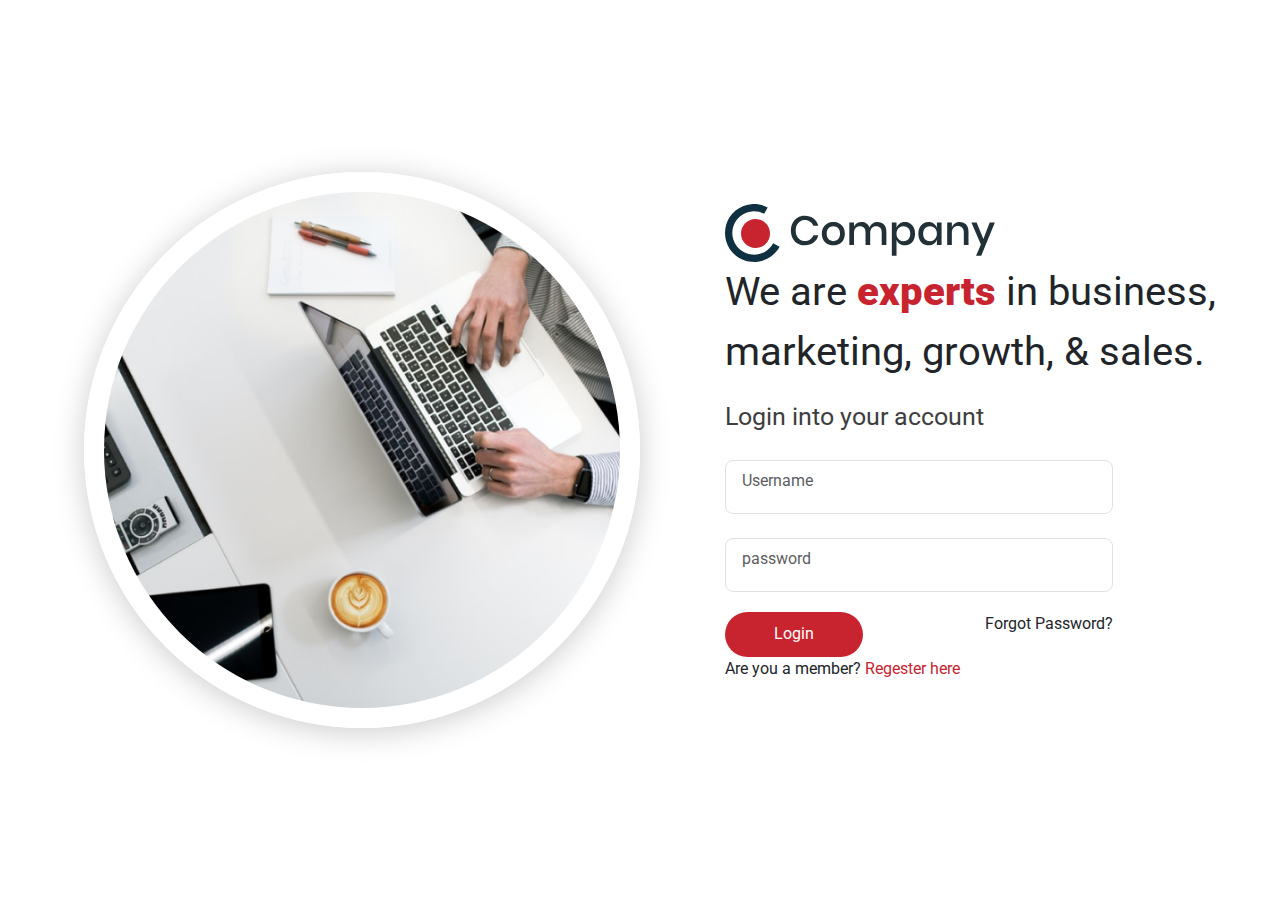
<file: HTML Training Assignment/index.html>
<!DOCTYPE html>

<head>
    <title>"Login page"</title>
    <link rel="stylesheet" href="css/bootstrap.min.css">
    <link rel="stylesheet" href="css\style.css">
</head>

<body>
    <div id="div1">
        <div id="div2">
            <img class="images" src="images\hero-image.png" alt="hero-image">
        </div>
        <div class="content">
            <div class="company-logo">
                <img src="images\logo.svg" alt="logo">
            </div>
            <div class="company-slogan">
                We are <span class="highlight">experts</span> in business, marketing, growth, & sales.
            </div>
            <div class="content-title">
                <h3 style="font-size: 25px; color: #3E3E3E;">Login into your account</h3>
            </div>
            <form action="" class="login-form">
                <div class="input">
                    <input type="email" class="form-control form-control-lg" id="exampleFormControlInput1"
                        placeholder="Username"><br>
                    <input type="password" class="form-control form-control-lg" id="exampleFormControlInput1"
                        placeholder="password">
                </div>
                <div class="login">
                    <div>
                        <button class="btn">Login</button>
                    </div>
                    <div>
                        <p>Forgot Password?</p>
                    </div>
                </div>
            </form>
            <div>
                <div class="reg">
                    <p>Are you a member?<span class="hilght"> Regester here</span></p>
                </div>
            </div>
        </div>
    </div>
</body>
</html>
</file>
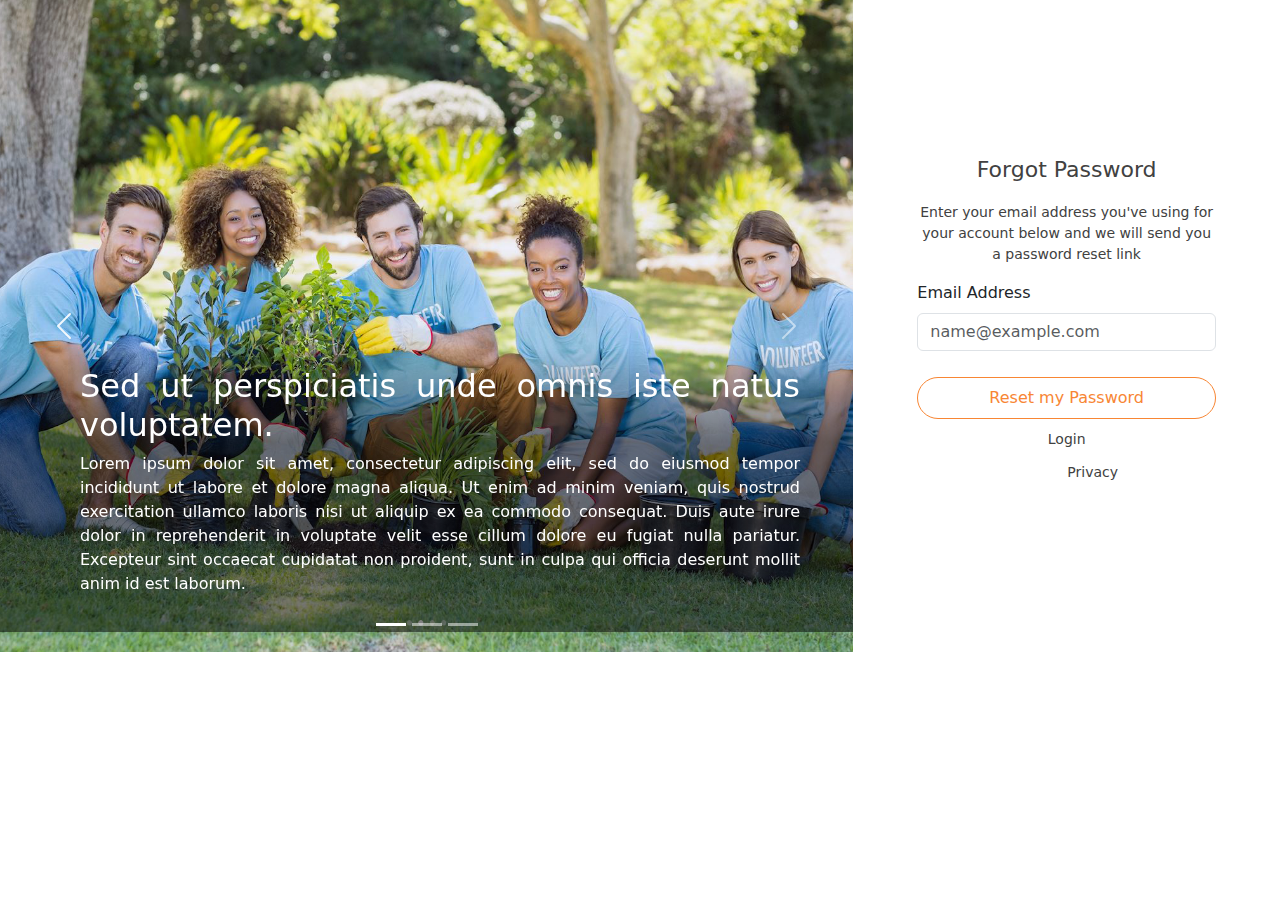
<file: Community Development and Investment Program/forgotpassword.html>
<!DOCTYPE html>
<html lang="en">

<head>
    <meta charset="UTF-8">
    <meta http-equiv="X-UA-Compatible" content="IE=edge">
    <meta name="viewport" content="width=device-width, initial-scale=1.0">
    <title>Forgot Password</title>
    <link rel="stylesheet" href="css/bootstrap.min.css">
    <link rel="stylesheet" href="css/style.css">
</head>

<body>
    <div class="container-fluid">
        <div class="row">
            <div class="col-12 col-lg-7 col-xl-8 g-0 side-image-container">
                <!-- <img class="login-image" src="./images/Grow-Trees-On-the-path-to-environment-sustainability-login.png" alt="">
                <div class="side-image-content">
                    <div class="title h2">Sed ut perspiciatis unde omnis iste natus voluptatem.</div>
                    <div class="description">Lorem ipsum dolor sit amet, consectetur adipiscing elit, sed do eiusmod tempor incididunt ut labore et dolore magna aliqua. Ut enim ad minim veniam, quis nostrud exercitation ullamco laboris nisi ut aliquip ex ea commodo consequat. Duis aute irure dolor in reprehenderit in voluptate velit esse cillum dolore eu fugiat nulla pariatur. Excepteur sint occaecat cupidatat non proident, sunt in culpa qui officia deserunt mollit anim id est laborum.</div>
                </div> -->
                <div id="carouselExampleCaptions" class="carousel slide">
                    <div class="carousel-indicators">
                        <button type="button" data-bs-target="#carouselExampleCaptions" data-bs-slide-to="0"
                            class="active" aria-current="true" aria-label="Slide 1"></button>
                        <button type="button" data-bs-target="#carouselExampleCaptions" data-bs-slide-to="1"
                            aria-label="Slide 2"></button>
                        <button type="button" data-bs-target="#carouselExampleCaptions" data-bs-slide-to="2"
                            aria-label="Slide 3"></button>
                    </div>
                    <div class="carousel-inner">
                        <div class="carousel-item active">
                            <img class="side-image" src="./images/Grow-Trees-On-the-path-to-environment-sustainability-login.png" class="d-block w-100" alt="...">
                            <div class="carousel-caption d-none d-md-block side-image-content">
                                <div style="width: 800px;">
                                    <h2 class="side-image-text-heading">Sed ut perspiciatis unde omnis iste natus
                                        voluptatem.</h2>
                                </div>
                                    <div style="width: 800px;">
                                        <p class="side-image-text-content">Lorem ipsum dolor sit amet, consectetur adipiscing
                                            elit, sed do eiusmod tempor incididunt ut labore et dolore magna aliqua. Ut enim ad
                                            minim veniam, quis nostrud exercitation ullamco laboris nisi ut aliquip ex ea
                                            commodo consequat. Duis aute irure dolor in reprehenderit in voluptate velit esse
                                            cillum dolore eu fugiat nulla pariatur. Excepteur sint occaecat cupidatat non
                                            proident, sunt in culpa qui officia deserunt mollit anim id est laborum.</p>
                                    </div>
                            </div>
                        </div>
                        <div class="carousel-item">
                            <img class="side-image" src="./images/Grow-Trees-On-the-path-to-environment-sustainability-login.png"
                                class="d-block w-100" alt="...">
                            <div class="carousel-caption d-none d-md-block side-image-content">
                                <div style="width: 800px;">
                                    <h2 class="side-image-text-heading">Sed ut perspiciatis unde omnis iste natus
                                        voluptatem.</h2>
                                </div>
                                    <div style="width: 800px;">
                                        <p class="side-image-text-content">Lorem ipsum dolor sit amet, consectetur adipiscing
                                            elit, sed do eiusmod tempor incididunt ut labore et dolore magna aliqua. Ut enim ad
                                            minim veniam, quis nostrud exercitation ullamco laboris nisi ut aliquip ex ea
                                            commodo consequat. Duis aute irure dolor in reprehenderit in voluptate velit esse
                                            cillum dolore eu fugiat nulla pariatur. Excepteur sint occaecat cupidatat non
                                            proident, sunt in culpa qui officia deserunt mollit anim id est laborum.</p>
                                    </div>
                            </div>
                        </div>
                        <div class="carousel-item">
                            <img class="side-image" src="./images/Grow-Trees-On-the-path-to-environment-sustainability-login.png"
                                class="d-block w-100" alt="...">
                            <div class="carousel-caption d-none d-md-block side-image-content">
                                <div style="width: 800px;">
                                    <h2 class="side-image-text-heading">Sed ut perspiciatis unde omnis iste natus
                                        voluptatem.</h2>
                                </div>
                                    <div style="width: 800px;">
                                        <p class="side-image-text-content">Lorem ipsum dolor sit amet, consectetur adipiscing
                                            elit, sed do eiusmod tempor incididunt ut labore et dolore magna aliqua. Ut enim ad
                                            minim veniam, quis nostrud exercitation ullamco laboris nisi ut aliquip ex ea
                                            commodo consequat. Duis aute irure dolor in reprehenderit in voluptate velit esse
                                            cillum dolore eu fugiat nulla pariatur. Excepteur sint occaecat cupidatat non
                                            proident, sunt in culpa qui officia deserunt mollit anim id est laborum.</p>
                                    </div>
                            </div>
                        </div>
                    </div>
                    <button class="carousel-control-prev" type="button" data-bs-target="#carouselExampleCaptions"
                        data-bs-slide="prev">
                        <span class="carousel-control-prev-icon" aria-hidden="true"></span>
                        <span class="visually-hidden">Previous</span>
                    </button>
                    <button class="carousel-control-next" type="button" data-bs-target="#carouselExampleCaptions"
                        data-bs-slide="next">
                        <span class="carousel-control-next-icon" aria-hidden="true"></span>
                        <span class="visually-hidden">Next</span>
                    </button>
                </div>
            </div>
            <div class="col-12 col-lg-5 col-xl-4 login-form-container">
                <form action="" class="form-container">
                    <div class="mb-3">
                        <p class="title-forgot-pswd">Forgot Password</p>
                        <p class="des-forgot-pswd">Enter your email address you've using for your account below and we will send you a password reset link</p>
                    <div class="mb-3">
                        <label for="exampleFormControlInput1" class="form-label">Email Address</label>
                        <input type="email" class="form-control" id="exampleFormControlInput1" placeholder="name@example.com">
                      </div>
                      <button type="submit" class="auth-form-btn">Reset my Password</button>
                      <div class="ref-link">
                        <a class="lost-forgot-pswd" href="#">Login</a>
                      </div>
                      <div class="privacy">
                        <a class="privacy-link" href="">Privacy</a>
                    </div>
                </form>
            </div>
        </div>
    </div>

    <script src="https://cdn.jsdelivr.net/npm/bootstrap@5.3.0-alpha1/dist/js/bootstrap.bundle.min.js" integrity="sha384-w76AqPfDkMBDXo30jS1Sgez6pr3x5MlQ1ZAGC+nuZB+EYdgRZgiwxhTBTkF7CXvN" crossorigin="anonymous"></script>
</body>

</html>
</file>
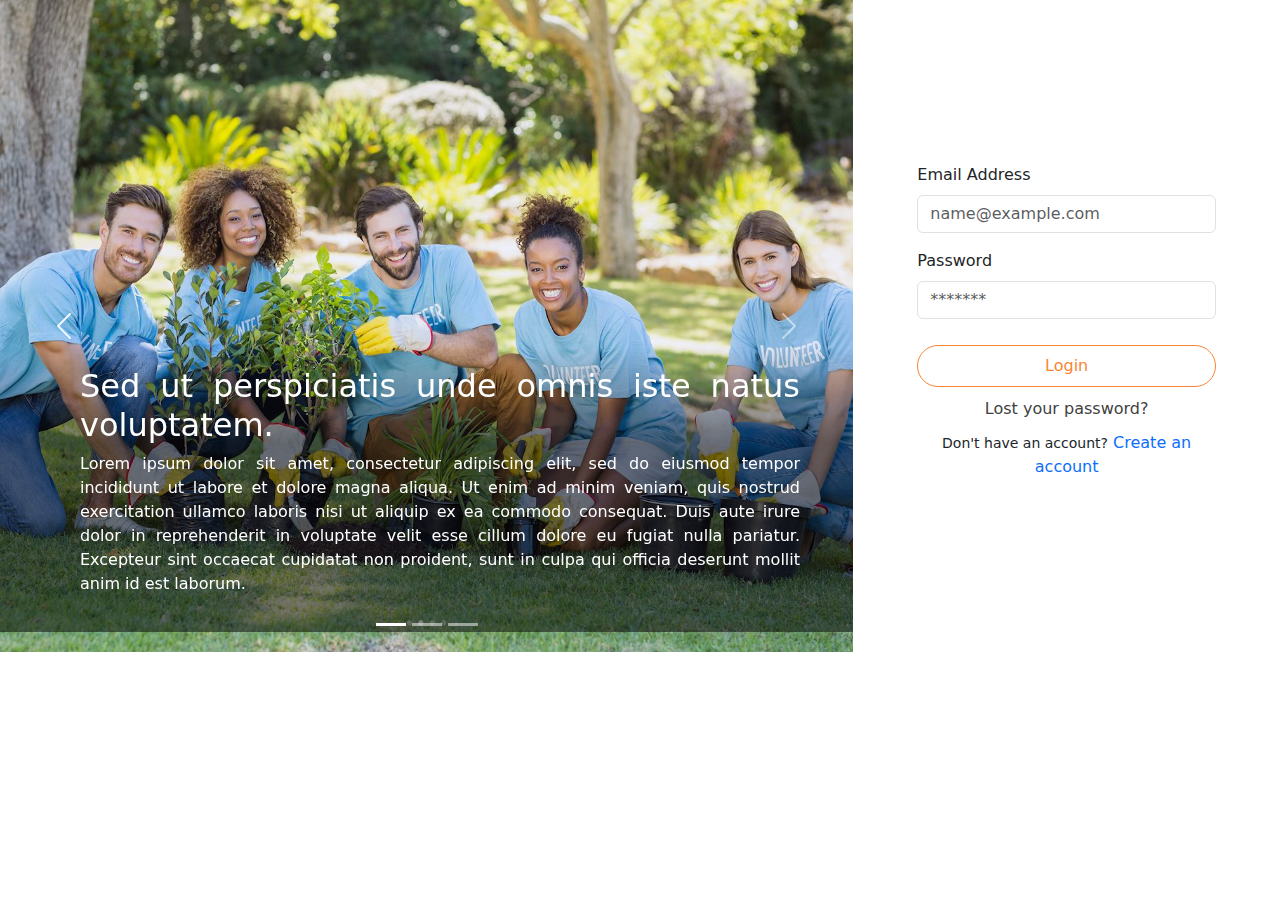
<file: Community Development and Investment Program/login.html>
<!DOCTYPE html>
<html lang="en">

<head>
    <meta charset="UTF-8">
    <meta http-equiv="X-UA-Compatible" content="IE=edge">
    <meta name="viewport" content="width=device-width, initial-scale=1.0">
    <title>Login page</title>
    <link rel="stylesheet" href="css/bootstrap.min.css">
    <link rel="stylesheet" href="css/style.css">
</head>

<body>
    <div class="container-fluid">
        <div class="row">
            <div class="col-12 col-lg-7 col-xl-8 g-0 side-image-container">
                <!--                 
                <img class="login-image" src="./images/Grow-Trees-On-the-path-to-environment-sustainability-login.png" alt="">
                <div class="side-image-content">
                    <div class="title h2">Sed ut perspiciatis unde omnis iste natus voluptatem.</div>
                    <div class="description">Lorem ipsum dolor sit amet, consectetur adipiscing elit, sed do eiusmod tempor incididunt ut labore et dolore magna aliqua. Ut enim ad minim veniam, quis nostrud exercitation ullamco laboris nisi ut aliquip ex ea commodo consequat. Duis aute irure dolor in reprehenderit in voluptate velit esse cillum dolore eu fugiat nulla pariatur. Excepteur sint occaecat cupidatat non proident, sunt in culpa qui officia deserunt mollit anim id est laborum.</div>
                </div> -->
                <div id="carouselExampleCaptions" class="carousel slide">
                    <div class="carousel-indicators">
                        <button type="button" data-bs-target="#carouselExampleCaptions" data-bs-slide-to="0"
                            class="active" aria-current="true" aria-label="Slide 1"></button>
                        <button type="button" data-bs-target="#carouselExampleCaptions" data-bs-slide-to="1"
                            aria-label="Slide 2"></button>
                        <button type="button" data-bs-target="#carouselExampleCaptions" data-bs-slide-to="2"
                            aria-label="Slide 3"></button>
                    </div>
                    <div class="carousel-inner">
                        <div class="carousel-item active">
                            <img class="side-image" src="./images/Grow-Trees-On-the-path-to-environment-sustainability-login.png" class="d-block w-100" alt="...">
                            <div class="carousel-caption d-none d-md-block side-image-content">
                                <div style="width: 800px;">
                                    <h2 class="side-image-text-heading">Sed ut perspiciatis unde omnis iste natus
                                        voluptatem.</h2>
                                </div>
                                    <div style="width: 800px;">
                                        <p class="side-image-text-content">Lorem ipsum dolor sit amet, consectetur adipiscing
                                            elit, sed do eiusmod tempor incididunt ut labore et dolore magna aliqua. Ut enim ad
                                            minim veniam, quis nostrud exercitation ullamco laboris nisi ut aliquip ex ea
                                            commodo consequat. Duis aute irure dolor in reprehenderit in voluptate velit esse
                                            cillum dolore eu fugiat nulla pariatur. Excepteur sint occaecat cupidatat non
                                            proident, sunt in culpa qui officia deserunt mollit anim id est laborum.</p>
                                    </div>
                                <!-- <p class="side-image-text-content">Lorem ipsum dolor sit amet, consectetur adipiscing
                                    elit, sed do eiusmod tempor incididunt ut labore et dolore magna aliqua.</p> -->
                            </div>
                        </div>
                        <div class="carousel-item">
                            <img class="side-image" src="./images/Grow-Trees-On-the-path-to-environment-sustainability-login.png"
                                class="d-block w-100" alt="...">
                            <div class="carousel-caption d-none d-md-block side-image-content">
                                <div style="width: 800px;">
                                    <h2 class="side-image-text-heading">Sed ut perspiciatis unde omnis iste natus
                                        voluptatem.</h2>
                                </div>
                                    <div style="width: 800px;">
                                        <p class="side-image-text-content">Lorem ipsum dolor sit amet, consectetur adipiscing
                                            elit, sed do eiusmod tempor incididunt ut labore et dolore magna aliqua. Ut enim ad
                                            minim veniam, quis nostrud exercitation ullamco laboris nisi ut aliquip ex ea
                                            commodo consequat. Duis aute irure dolor in reprehenderit in voluptate velit esse
                                            cillum dolore eu fugiat nulla pariatur. Excepteur sint occaecat cupidatat non
                                            proident, sunt in culpa qui officia deserunt mollit anim id est laborum.</p>
                                    </div>
                            </div>
                        </div>
                        <div class="carousel-item">
                            <img class="side-image" src="./images/Grow-Trees-On-the-path-to-environment-sustainability-login.png"
                                class="d-block w-100" alt="...">
                            <div class="carousel-caption d-none d-md-block side-image-content">
                                <div style="width: 800px;">
                                    <h2 class="side-image-text-heading">Sed ut perspiciatis unde omnis iste natus
                                        voluptatem.</h2>
                                </div>
                                    <div style="width: 800px;">
                                        <p class="side-image-text-content">Lorem ipsum dolor sit amet, consectetur adipiscing
                                            elit, sed do eiusmod tempor incididunt ut labore et dolore magna aliqua. Ut enim ad
                                            minim veniam, quis nostrud exercitation ullamco laboris nisi ut aliquip ex ea
                                            commodo consequat. Duis aute irure dolor in reprehenderit in voluptate velit esse
                                            cillum dolore eu fugiat nulla pariatur. Excepteur sint occaecat cupidatat non
                                            proident, sunt in culpa qui officia deserunt mollit anim id est laborum.</p>
                                    </div>
                            </div>
                        </div>
                    </div>
                    <button class="carousel-control-prev" type="button" data-bs-target="#carouselExampleCaptions"
                        data-bs-slide="prev">
                        <span class="carousel-control-prev-icon" aria-hidden="true"></span>
                        <span class="visually-hidden">Previous</span>
                    </button>
                    <button class="carousel-control-next" type="button" data-bs-target="#carouselExampleCaptions"
                        data-bs-slide="next">
                        <span class="carousel-control-next-icon" aria-hidden="true"></span>
                        <span class="visually-hidden">Next</span>
                    </button>
                </div>
            </div>
            <div class="col-12 col-lg-5 col-xl-4 login-form-container">
                <form action="" class="form-container">
                    <div class="mb-3">
                        <label for="exampleFormControlInput1" class="form-label">Email Address</label>
                        <input type="email" class="form-control" id="exampleFormControlInput1"
                            placeholder="name@example.com">
                    </div>
                    <div class="mb-3">
                        <label for="exampleFormControlInput1" class="form-label">Password</label>
                        <input type="password" class="form-control" id="exampleFormControlInput1" placeholder="*******">
                    </div>
                    <button type="submit" class="auth-form-btn">Login</button>
                    <div class="ref-link">
                        <a class="lost-pswd" href="#">Lost your password?</a>
                    </div>
                    <div class="ref-link">
                        Don't have an account?<a href="#"> Create an account</a>
                    </div>
                </form>
            </div>
        </div>
    </div>

    <script src="https://cdn.jsdelivr.net/npm/bootstrap@5.3.0-alpha1/dist/js/bootstrap.bundle.min.js"
        integrity="sha384-w76AqPfDkMBDXo30jS1Sgez6pr3x5MlQ1ZAGC+nuZB+EYdgRZgiwxhTBTkF7CXvN"
        crossorigin="anonymous"></script>
</body>

</html>
</file>
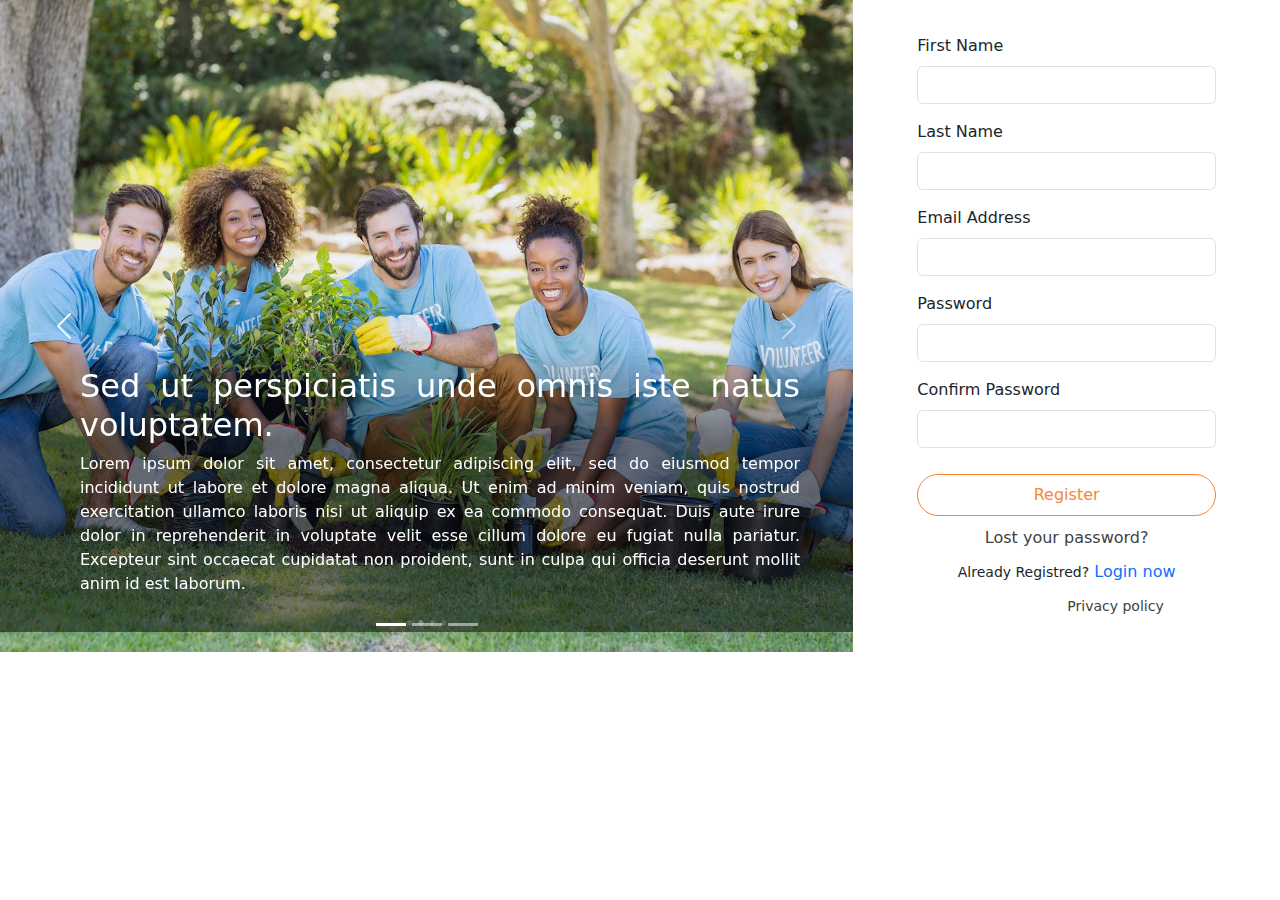
<file: Community Development and Investment Program/Registration.html>
<!DOCTYPE html>
<html lang="en">

<head>
    <meta charset="UTF-8">
    <meta http-equiv="X-UA-Compatible" content="IE=edge">
    <meta name="viewport" content="width=device-width, initial-scale=1.0">
    <title>Registtration</title>
    <link rel="stylesheet" href="css/bootstrap.min.css">
    <link rel="stylesheet" href="css/style.css">
</head>

<body>
    <div class="container-fluid">
        <div class="row">
            <div class="col-12 col-lg-7 col-xl-8 g-0 side-image-container">
                <!-- <img class="login-image" src="./images/Grow-Trees-On-the-path-to-environment-sustainability-login.png" alt="">
                <div class="side-image-content">
                    <div class="title h2">Sed ut perspiciatis unde omnis iste natus voluptatem.</div>
                    <div class="description">Lorem ipsum dolor sit amet, consectetur adipiscing elit, sed do eiusmod tempor incididunt ut labore et dolore magna aliqua. Ut enim ad minim veniam, quis nostrud exercitation ullamco laboris nisi ut aliquip ex ea commodo consequat. Duis aute irure dolor in reprehenderit in voluptate velit esse cillum dolore eu fugiat nulla pariatur. Excepteur sint occaecat cupidatat non proident, sunt in culpa qui officia deserunt mollit anim id est laborum.</div>
                </div> -->

                <div id="carouselExampleCaptions" class="carousel slide">
                  <div class="carousel-indicators">
                      <button type="button" data-bs-target="#carouselExampleCaptions" data-bs-slide-to="0"
                          class="active" aria-current="true" aria-label="Slide 1"></button>
                      <button type="button" data-bs-target="#carouselExampleCaptions" data-bs-slide-to="1"
                          aria-label="Slide 2"></button>
                      <button type="button" data-bs-target="#carouselExampleCaptions" data-bs-slide-to="2"
                          aria-label="Slide 3"></button>
                  </div>
                  <div class="carousel-inner">
                      <div class="carousel-item active">
                          <img class="side-image" src="./images/Grow-Trees-On-the-path-to-environment-sustainability-login.png" class="d-block w-100" alt="...">
                          <div class="carousel-caption d-none d-md-block side-image-content">
                            <div style="width: 800px;">
                              <h2 class="side-image-text-heading">Sed ut perspiciatis unde omnis iste natus
                                  voluptatem.</h2>
                          </div>
                              <div style="width: 800px;">
                                  <p class="side-image-text-content">Lorem ipsum dolor sit amet, consectetur adipiscing
                                      elit, sed do eiusmod tempor incididunt ut labore et dolore magna aliqua. Ut enim ad
                                      minim veniam, quis nostrud exercitation ullamco laboris nisi ut aliquip ex ea
                                      commodo consequat. Duis aute irure dolor in reprehenderit in voluptate velit esse
                                      cillum dolore eu fugiat nulla pariatur. Excepteur sint occaecat cupidatat non
                                      proident, sunt in culpa qui officia deserunt mollit anim id est laborum.</p>
                              </div>
                          </div>
                      </div>
                      <div class="carousel-item">
                          <img class="side-image" src="./images/Grow-Trees-On-the-path-to-environment-sustainability-login.png"
                              class="d-block w-100" alt="...">
                          <div class="carousel-caption d-none d-md-block side-image-content">
                            <div style="width: 800px;">
                              <h2 class="side-image-text-heading">Sed ut perspiciatis unde omnis iste natus
                                  voluptatem.</h2>
                          </div>
                              <div style="width: 800px;">
                                  <p class="side-image-text-content">Lorem ipsum dolor sit amet, consectetur adipiscing
                                      elit, sed do eiusmod tempor incididunt ut labore et dolore magna aliqua. Ut enim ad
                                      minim veniam, quis nostrud exercitation ullamco laboris nisi ut aliquip ex ea
                                      commodo consequat. Duis aute irure dolor in reprehenderit in voluptate velit esse
                                      cillum dolore eu fugiat nulla pariatur. Excepteur sint occaecat cupidatat non
                                      proident, sunt in culpa qui officia deserunt mollit anim id est laborum.</p>
                              </div>
                          </div>
                      </div>
                      <div class="carousel-item">
                          <img class="side-image" src="./images/Grow-Trees-On-the-path-to-environment-sustainability-login.png"
                              class="d-block w-100" alt="...">
                          <div class="carousel-caption d-none d-md-block side-image-content">
                            <div style="width: 800px;">
                              <h2 class="side-image-text-heading">Sed ut perspiciatis unde omnis iste natus
                                  voluptatem.</h2>
                          </div>
                              <div style="width: 800px;">
                                  <p class="side-image-text-content">Lorem ipsum dolor sit amet, consectetur adipiscing
                                      elit, sed do eiusmod tempor incididunt ut labore et dolore magna aliqua. Ut enim ad
                                      minim veniam, quis nostrud exercitation ullamco laboris nisi ut aliquip ex ea
                                      commodo consequat. Duis aute irure dolor in reprehenderit in voluptate velit esse
                                      cillum dolore eu fugiat nulla pariatur. Excepteur sint occaecat cupidatat non
                                      proident, sunt in culpa qui officia deserunt mollit anim id est laborum.</p>
                              </div>
                          </div>
                      </div>
                  </div>
                  <button class="carousel-control-prev" type="button" data-bs-target="#carouselExampleCaptions"
                      data-bs-slide="prev">
                      <span class="carousel-control-prev-icon" aria-hidden="true"></span>
                      <span class="visually-hidden">Previous</span>
                  </button>
                  <button class="carousel-control-next" type="button" data-bs-target="#carouselExampleCaptions"
                      data-bs-slide="next">
                      <span class="carousel-control-next-icon" aria-hidden="true"></span>
                      <span class="visually-hidden">Next</span>
                  </button>
              </div>
            </div>
            <div class="col-12 col-lg-5 col-xl-4 login-form-container">
                <form action="" class="form-container">
                    <div class="mb-3">
                        <label for="exampleFormControlInput1" class="form-label">First Name</label>
                        <input type="text" class="form-control" id="exampleFormControlInput1" placeholder="">
                      </div>
                      <div class="mb-3">
                        <label for="exampleFormControlInput1" class="form-label">Last Name</label>
                        <input type="text" class="form-control" id="exampleFormControlInput1" placeholder="">
                      </div>
                    <div class="mb-3">
                        <label for="exampleFormControlInput1" class="form-label">Email Address</label>
                        <input type="email" class="form-control" id="exampleFormControlInput1" placeholder="">
                      </div>
                    <div class="mb-3">
                        <label for="exampleFormControlInput1" class="form-label">Password</label>
                        <input type="password" class="form-control" id="exampleFormControlInput1" placeholder="">
                      </div>
                    <div class="mb-3">
                        <label for="exampleFormControlInput1" class="form-label">Confirm Password</label>
                        <input type="password" class="form-control" id="exampleFormControlInput1" placeholder="">
                      </div>
                      <button type="submit" class="auth-form-btn">Register</button>
                      <div class="ref-link">
                        <a class="lost-pswd" href="#">Lost your password?</a>
                      </div>
                      <div class="ref-link">
                        Already Registred?<a href="#"> Login now</a>
                      </div>
                      <div>
                        <a class="privacy-link" href="">Privacy policy</a>
                    </div>
                </form>
            </div>
        </div>
    </div>

    <script src="https://cdn.jsdelivr.net/npm/bootstrap@5.3.0-alpha1/dist/js/bootstrap.bundle.min.js" integrity="sha384-w76AqPfDkMBDXo30jS1Sgez6pr3x5MlQ1ZAGC+nuZB+EYdgRZgiwxhTBTkF7CXvN" crossorigin="anonymous"></script>
</body>

</html>
</file>
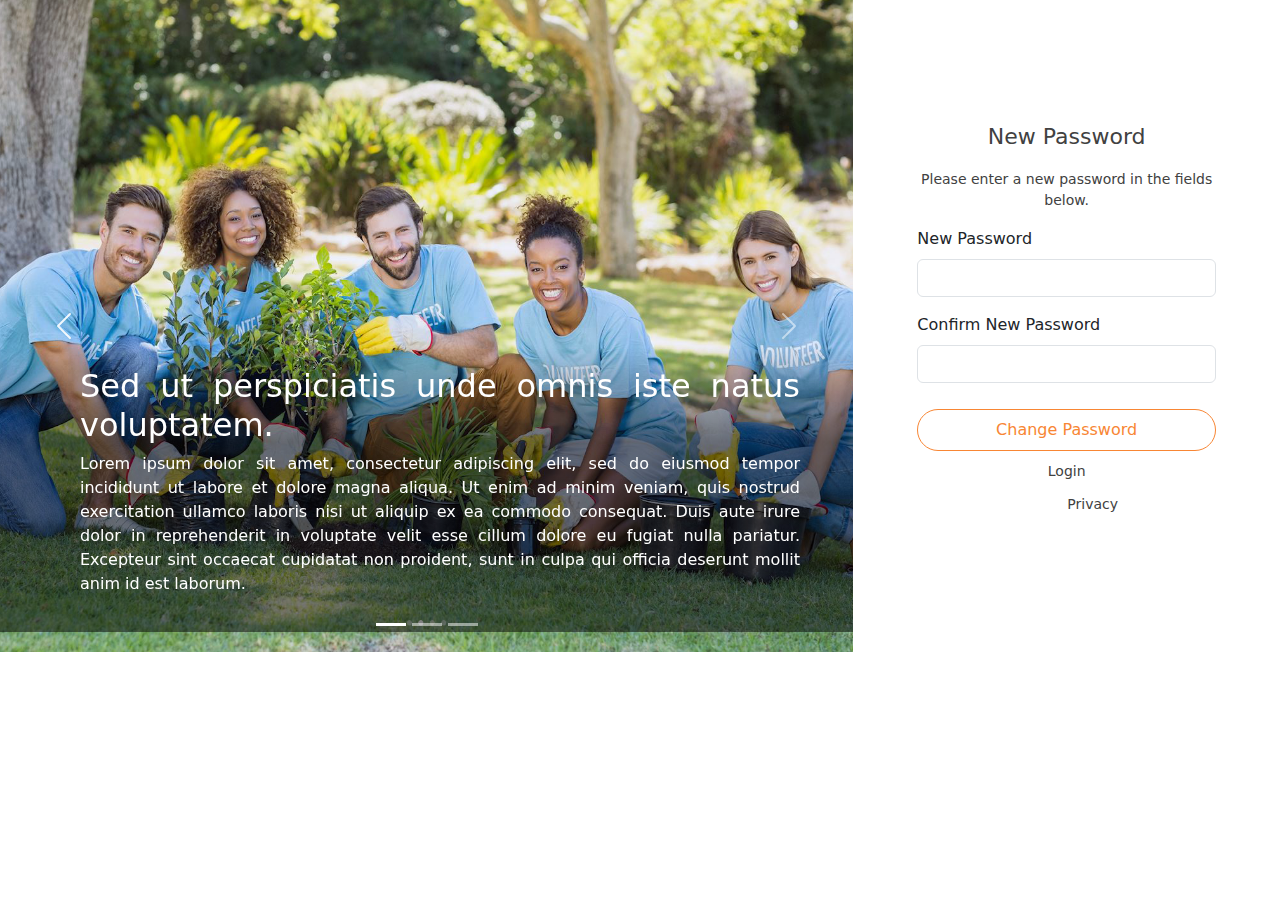
<file: Community Development and Investment Program/resetpassword.html>
<!DOCTYPE html>
<html lang="en">

<head>
    <meta charset="UTF-8">
    <meta http-equiv="X-UA-Compatible" content="IE=edge">
    <meta name="viewport" content="width=device-width, initial-scale=1.0">
    <title>Reset Password</title>
    <link rel="stylesheet" href="css/bootstrap.min.css">
    <link rel="stylesheet" href="css/style.css">
</head>

<body>
    <div class="container-fluid">
        <div class="row">
            <div class="col-12 col-lg-7 col-xl-8 g-0 side-image-container">
                <!-- <img class="login-image" src="./images/Grow-Trees-On-the-path-to-environment-sustainability-login.png" alt="">
                <div class="side-image-content">
                    <div class="title h2">Sed ut perspiciatis unde omnis iste natus voluptatem.</div>
                    <div class="description">Lorem ipsum dolor sit amet, consectetur adipiscing elit, sed do eiusmod tempor incididunt ut labore et dolore magna aliqua. Ut enim ad minim veniam, quis nostrud exercitation ullamco laboris nisi ut aliquip ex ea commodo consequat. Duis aute irure dolor in reprehenderit in voluptate velit esse cillum dolore eu fugiat nulla pariatur. Excepteur sint occaecat cupidatat non proident, sunt in culpa qui officia deserunt mollit anim id est laborum.</div>
                </div> -->
                <div id="carouselExampleCaptions" class="carousel slide">
                    <div class="carousel-indicators">
                        <button type="button" data-bs-target="#carouselExampleCaptions" data-bs-slide-to="0"
                            class="active" aria-current="true" aria-label="Slide 1"></button>
                        <button type="button" data-bs-target="#carouselExampleCaptions" data-bs-slide-to="1"
                            aria-label="Slide 2"></button>
                        <button type="button" data-bs-target="#carouselExampleCaptions" data-bs-slide-to="2"
                            aria-label="Slide 3"></button>
                    </div>
                    <div class="carousel-inner">
                        <div class="carousel-item active">
                            <img class="side-image" src="./images/Grow-Trees-On-the-path-to-environment-sustainability-login.png" class="d-block w-100" alt="...">
                            <div class="carousel-caption d-none d-md-block side-image-content">
                                <div style="width: 800px;">
                                    <h2 class="side-image-text-heading">Sed ut perspiciatis unde omnis iste natus
                                        voluptatem.</h2>
                                </div>
                                    <div style="width: 800px;">
                                        <p class="side-image-text-content">Lorem ipsum dolor sit amet, consectetur adipiscing
                                            elit, sed do eiusmod tempor incididunt ut labore et dolore magna aliqua. Ut enim ad
                                            minim veniam, quis nostrud exercitation ullamco laboris nisi ut aliquip ex ea
                                            commodo consequat. Duis aute irure dolor in reprehenderit in voluptate velit esse
                                            cillum dolore eu fugiat nulla pariatur. Excepteur sint occaecat cupidatat non
                                            proident, sunt in culpa qui officia deserunt mollit anim id est laborum.</p>
                                    </div>
                            </div>
                        </div>
                        <div class="carousel-item">
                            <img class="side-image" src="./images/Grow-Trees-On-the-path-to-environment-sustainability-login.png"
                                class="d-block w-100" alt="...">
                            <div class="carousel-caption d-none d-md-block side-image-content">
                                <div style="width: 800px;">
                                    <h2 class="side-image-text-heading">Sed ut perspiciatis unde omnis iste natus
                                        voluptatem.</h2>
                                </div>
                                    <div style="width: 800px;">
                                        <p class="side-image-text-content">Lorem ipsum dolor sit amet, consectetur adipiscing
                                            elit, sed do eiusmod tempor incididunt ut labore et dolore magna aliqua. Ut enim ad
                                            minim veniam, quis nostrud exercitation ullamco laboris nisi ut aliquip ex ea
                                            commodo consequat. Duis aute irure dolor in reprehenderit in voluptate velit esse
                                            cillum dolore eu fugiat nulla pariatur. Excepteur sint occaecat cupidatat non
                                            proident, sunt in culpa qui officia deserunt mollit anim id est laborum.</p>
                                    </div>
                            </div>
                        </div>
                        <div class="carousel-item">
                            <img class="side-image" src="./images/Grow-Trees-On-the-path-to-environment-sustainability-login.png"
                                class="d-block w-100" alt="...">
                            <div class="carousel-caption d-none d-md-block side-image-content">
                                <div style="width: 800px;">
                                    <h2 class="side-image-text-heading">Sed ut perspiciatis unde omnis iste natus
                                        voluptatem.</h2>
                                </div>
                                    <div style="width: 800px;">
                                        <p class="side-image-text-content">Lorem ipsum dolor sit amet, consectetur adipiscing
                                            elit, sed do eiusmod tempor incididunt ut labore et dolore magna aliqua. Ut enim ad
                                            minim veniam, quis nostrud exercitation ullamco laboris nisi ut aliquip ex ea
                                            commodo consequat. Duis aute irure dolor in reprehenderit in voluptate velit esse
                                            cillum dolore eu fugiat nulla pariatur. Excepteur sint occaecat cupidatat non
                                            proident, sunt in culpa qui officia deserunt mollit anim id est laborum.</p>
                                    </div>
                            </div>
                        </div>
                    </div>
                    <button class="carousel-control-prev" type="button" data-bs-target="#carouselExampleCaptions"
                        data-bs-slide="prev">
                        <span class="carousel-control-prev-icon" aria-hidden="true"></span>
                        <span class="visually-hidden">Previous</span>
                    </button>
                    <button class="carousel-control-next" type="button" data-bs-target="#carouselExampleCaptions"
                        data-bs-slide="next">
                        <span class="carousel-control-next-icon" aria-hidden="true"></span>
                        <span class="visually-hidden">Next</span>
                    </button>
                </div>
            </div>
            <div class="col-12 col-lg-5 col-xl-4 login-form-container">
                <form action="" class="form-container">
                    <div class="mb-3">
                        <p class="title-forgot-pswd">New Password</p>
                        <p class="des-forgot-pswd">Please enter a new password in the fields below.</p>
                    <div class="mb-3">
                        <label for="exampleFormControlInput1" class="form-label">New Password</label>
                        <input type="password" class="form-control" id="exampleFormControlInput1" placeholder="">
                      </div>
                    <div class="mb-3">
                        <label for="exampleFormControlInput1" class="form-label">Confirm New Password</label>
                        <input type="password" class="form-control" id="exampleFormControlInput1" placeholder="">
                      </div>
                      <button type="submit" class="auth-form-btn">Change Password</button>
                      <div class="ref-link">
                        <a class="lost-forgot-pswd" href="#">Login</a>
                      </div>
                      <div class="privacy">
                        <a class="privacy-link" href="">Privacy</a>
                    </div>
                </form>
            </div>
        </div>
    </div>

    <script src="https://cdn.jsdelivr.net/npm/bootstrap@5.3.0-alpha1/dist/js/bootstrap.bundle.min.js" integrity="sha384-w76AqPfDkMBDXo30jS1Sgez6pr3x5MlQ1ZAGC+nuZB+EYdgRZgiwxhTBTkF7CXvN" crossorigin="anonymous"></script>
</body>

</html>
</file>
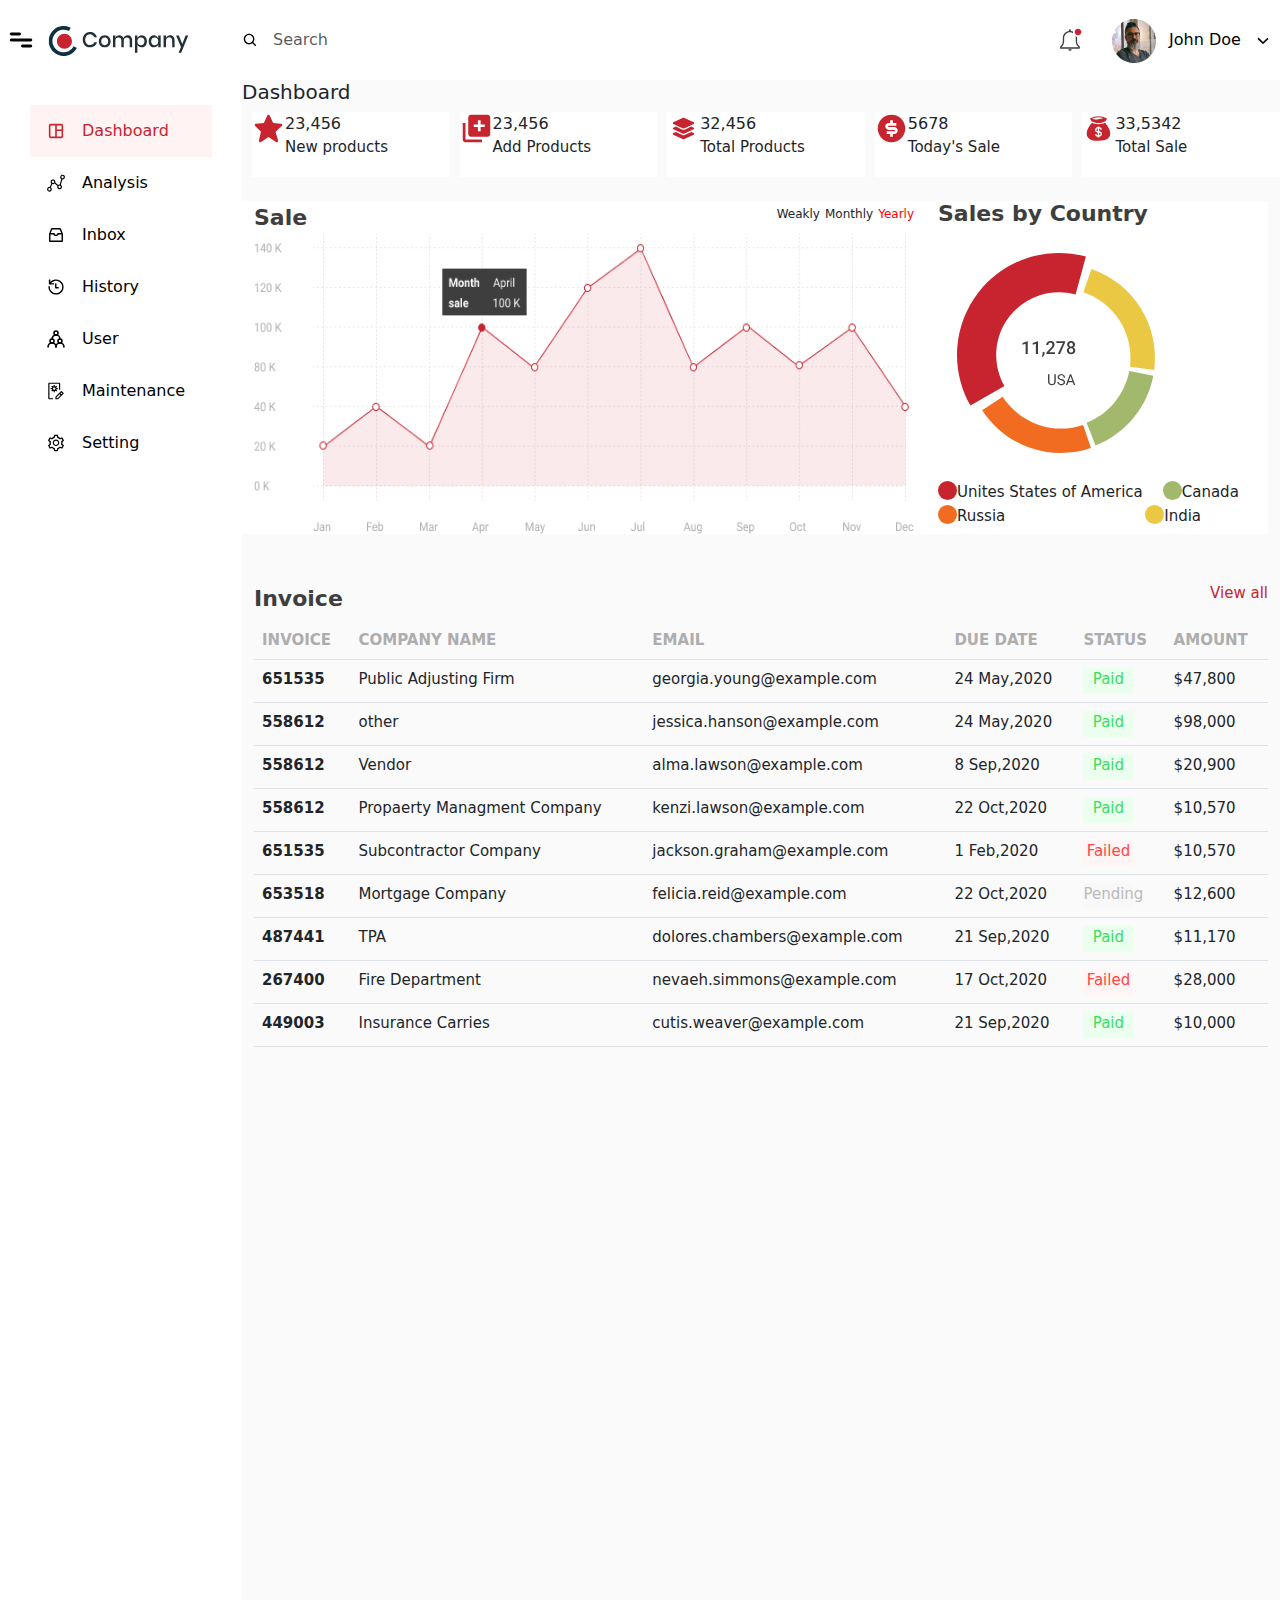
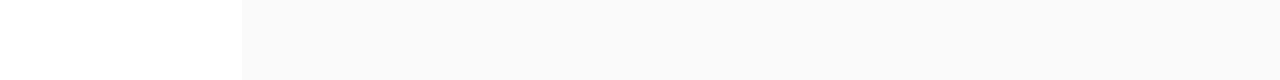
<file: HTML Training Assignment/dashboard.html>
<!DOCTYPE html>

<head>
    <meta name="viewport" content="width=device-width, initial-scale=1.0">
    <title>Dashboard</title>
    <link rel="stylesheet" href="css\dashboard.css">
    <link rel="stylesheet" href="css/bootstrap.min.css">
    
</head>

<body style="font: normal normal medium 22px/29px Roboto;  background-color: #FAFAFA;">
    <!-- Header -->
    <header>
        <nav class="navbar">
            <div class="navbar-content-container">
                <button type="button" id="menu">
                    <img style="width: 30px; height: 30px;" src="images/menu-bar.svg" alt="Menu">
                </button>
                <a class="navbar-brand" href="#">
                    <img src="images/logo.svg" alt="Company">
                </a>
                <div class="input-group search-wrapper">
                    <span class="input-group-text" id="basic-addon1"><img src="images/search-icon.svg"></span>
                    <input type="search" class="form-control search-input" placeholder="Search" aria-label="Username"
                        aria-describedby="basic-addon1">
                </div>
            </div>
            <div class="navbar-content-container">
                <button class="notification-btn">
                    <img src="images/notification-icon.svg" alt="Notification">
                </button>
                <div class="user">
                    <div class="user-item user-profile-img">
                        <img src="images/profile.png">
                    </div>
                    <button type="button" class="user-item user-name-btn">
                        <span class="user-name">John Doe</span>
                        <span class="down-icon ms-2">
                            <img src="images/downward-arrow.svg">
                        </span>
                    </button>
                </div>
            </div>
        </nav>
    </header>
    <!-- Sidebar -->
    <div class="sidebar">
        <div>
            <a style="background-color: #FFF3F4;" class="sidebar-content-title" href=""><img height="20" width="20"
                    src="images/dashboard-active.svg" alt=""><span
                    style="background-color: #FFF3F4; color: #C8242F;">Dashboard</span></a>
            <a class="sidebar-content-title" href=""><img height="20" width="20" src="images/graph-default.svg"
                    alt=""><span>Analysis</span></a>
            <a class="sidebar-content-title" href=""><img height="20" width="20" src="images/inbox-default.svg"
                    alt=""><span>Inbox</span></a>
            <a class="sidebar-content-title" href=""><img height="20" width="20" src="images/clock-default.svg"
                    alt=""><span>History</span></a>
            <a class="sidebar-content-title" href=""><img height="20" width="20" src="images/user-default.svg"
                    alt=""><span>User</span></a>
            <a class="sidebar-content-title" href=""><img height="20" width="20" src="images/maintenance-default.svg"
                    alt=""><span>Maintenance</span></a>
            <a class="sidebar-content-title" href=""><img height="20" width="20" src="images/setting-default.svg"
                    alt=""><span>Setting</span></a>
        </div>
    </div>

    <main>
        <!-- Main dashboard content -->
        <div class="content">
            <div>
                <div class="dashboard">
                    <h5>Dashboard</h5>
                    <div class="dashboard-content">
                        <div class="inner-component">
                            <img class="inner-image" src="images/star.svg" alt="star"><span>23,456</span>
                            <p class="inneritem-text">New products</p>
                        </div>
                        <div class="inner-component">
                            <img class="inner-image" src="images/new-product.svg" alt="star"><span>23,456</span>
                            <p class="inneritem-text">Add Products</p>
                        </div>
                        <div class="inner-component">
                            <img class="inner-image" src="images/total-product.svg" alt="star"><span>32,456</span>
                            <p class="inneritem-text">Total Products</p>
                        </div>
                        <div class="inner-component">
                            <img class="inner-image" src="images/dollar-filled.svg" alt="star"><span>5678</span>
                            <p class="inneritem-text">Today's Sale</p>
                        </div>
                        <div class="inner-component">
                            <img class="inner-image" src="images/money-bag.svg" alt="star"><span>33,5342</span>
                            <p class="inneritem-text">Total Sale</p>
                        </div>
                    </div>
                </div>
            </div>
            <br>

            <!-- Charts -->
            <div class="container-fluid">
                <div class="row">
                    <div class="col-lg-8">
                        <div style="display: flex; justify-content:space-between ;">
                            <div>
                                <span style="font-size: 22px; color: #3E3E3E;"><strong>Sale</strong></span>
                            </div>
                            <div>
                                <span class="weak">Weakly</span>
                                <span class="month">Monthly</span>
                                <span class="year">Yearly</span><br>
                            </div>
                        </div>
                        <img class="graph" src="images\data-graph.png" alt="data-graph">
                    </div>
                    <div class="col-lg-4" style="float: left; background-color: #FFFFFF;">
                        <h5 style="font-size: 22px; color: #3E3E3E;"><strong>Sales by Country</strong></h5>
                        <img src="images/pie-chart.svg" alt="">
                        <div class="first">
                            <div class="circle"></div><span class="country">Unites States of America</span>
                            <div style="margin-left: 20px;" class="circle2"></div><span
                                class="country">Canada</span><br>
                        </div>
                        <div class="second">
                            <div class="circle3"></div><span class="country">Russia</span>
                            <div style="margin-left: 140px;" class=circle4></div><span class="country">India</span>
                        </div>
                    </div>
                </div>
            </div><br><br>
            <!-- Table -->
            <div class="row">
                <div class="ptable">
                    <div style="display: flex; justify-content: space-between;">
                        <div>
                            <span style="font-size: 22px; color: #3E3E3E;"><strong>Invoice</strong></span>
                        </div>
                        <div style="font-size: 15px; color: #C8242F;">
                            <p>View all</p>
                        </div>
                    </div>
                    <table class="table table-responsive">
                        <thead>
                            <tr>
                                <th class="upper" scope="col">INVOICE</th>
                                <th class="upper" scope="col">COMPANY NAME</th>
                                <th class="upper" scope="col">EMAIL</th>
                                <th class="upper" scope="col">DUE DATE</th>
                                <th class="upper" scope="col">STATUS</th>
                                <th class="upper" scope="col">AMOUNT</th>
                            </tr>
                        </thead>
                        <tbody>
                            <tr>
                                <th scope="row">651535</th>
                                <td>Public Adjusting Firm</td>
                                <td>georgia.young@example.com</td>
                                <td>24 May,2020</td>
                                <td>
                                    <div class="status">Paid</div>
                                </td>
                                <td>$47,800</td>

                            </tr>
                            <tr>
                                <th scope="row">558612</th>
                                <td>other</td>
                                <td>jessica.hanson@example.com</td>
                                <td>24 May,2020</td>
                                <td>
                                    <div class="status">Paid</div>
                                </td>
                                <td>$98,000</td>
                            </tr>
                            <tr>
                                <th scope="row">558612</th>
                                <td>Vendor</td>
                                <td>alma.lawson@example.com</td>
                                <td>8 Sep,2020</td>
                                <td>
                                    <div class="status">Paid</div>
                                </td>
                                <td>$20,900</td>
                            </tr>
                            <tr>
                                <th scope="row">558612</th>
                                <td>Propaerty Managment Company</td>
                                <td>kenzi.lawson@example.com</td>
                                <td>22 Oct,2020</td>
                                <td>
                                    <div class="status">Paid</div>
                                </td>
                                <td>$10,570</td>
                            </tr>
                            <tr>
                                <th scope="row">651535</th>
                                <td>Subcontractor Company</td>
                                <td>jackson.graham@example.com</td>
                                <td>1 Feb,2020</td>
                                <td>
                                    <div class="statusf">Failed</div>
                                </td>
                                <td>$10,570</td>
                            </tr>
                            <tr>
                                <th scope="row">653518</th>
                                <td>Mortgage Company</td>
                                <td>felicia.reid@example.com</td>
                                <td>22 Oct,2020</td>
                                <td>
                                    <div class="statusp">Pending</div>
                                </td>
                                <td>$12,600</td>
                            </tr>
                            <tr>
                                <th scope="row">487441</th>
                                <td>TPA</td>
                                <td>dolores.chambers@example.com</td>
                                <td>21 Sep,2020</td>
                                <td>
                                    <div class="status">Paid</div>
                                </td>
                                <td>$11,170</td>
                            </tr>
                            <tr>
                                <th scope="row">267400</th>
                                <td>Fire Department</td>
                                <td>nevaeh.simmons@example.com</td>
                                <td>17 Oct,2020</td>
                                <td>
                                    <div class="statusf">Failed</div>
                                </td>
                                <td>$28,000</td>
                            </tr>
                            <tr>
                                <th scope="row">449003</th>
                                <td>Insurance Carries</td>
                                <td>cutis.weaver@example.com</td>
                                <td>21 Sep,2020</td>
                                <td>
                                    <div class="status">Paid</div>
                                </td>
                                <td>$10,000</td>
                            </tr>

                        </tbody>
                    </table>
                </div>
            </div>
        </div>
    </main>
</body>
<script src="js/custom.js"></script>

</html>
</file>
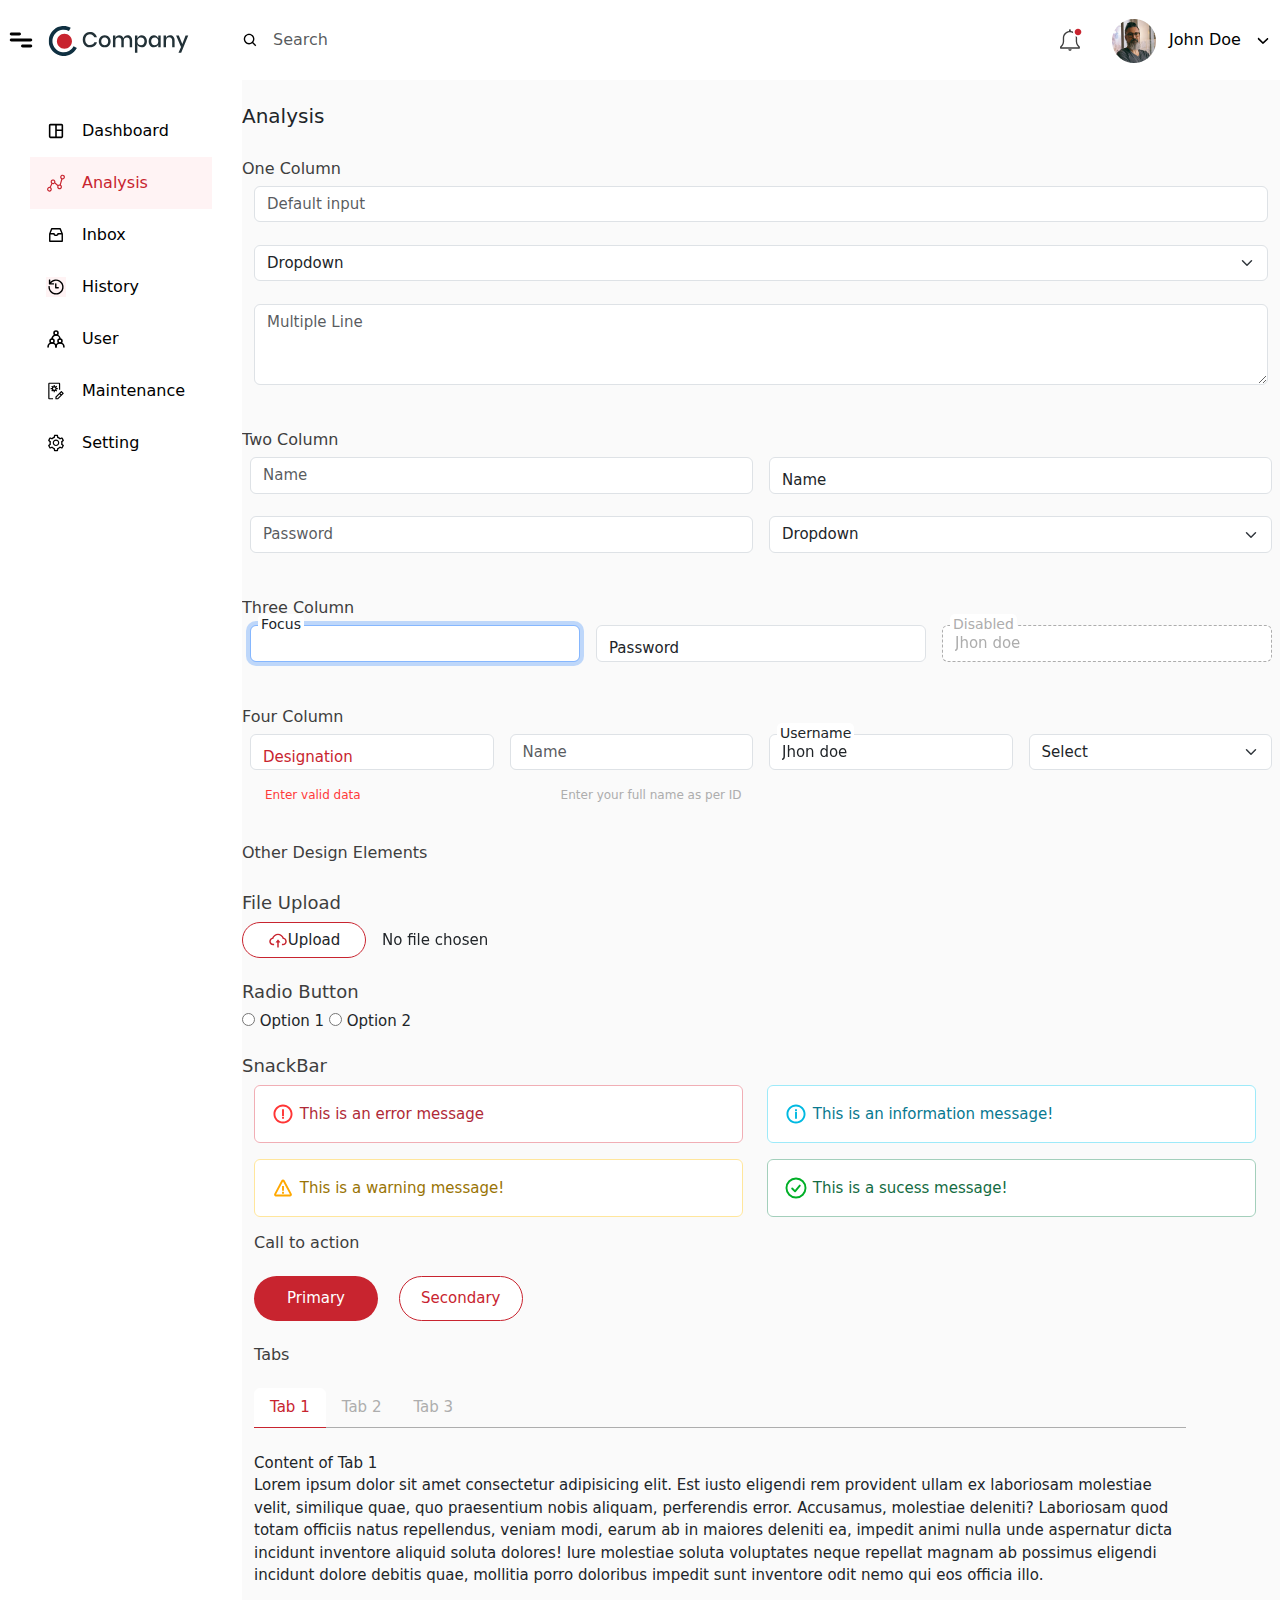
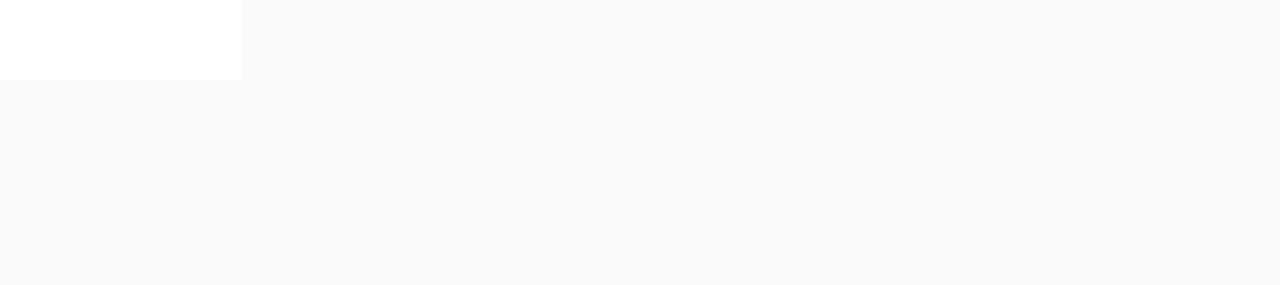
<file: HTML Training Assignment/innerpage.html>
<!DOCTYPE html>

<head>
    <meta name="viewport" content="width=device-width, initial-scale=1.0">
    <title>Inner page</title>
    <link rel="stylesheet" href="css/dashboard.css">
    <link rel="stylesheet" href="css/responsive-inner.css">
    <link rel="stylesheet" href="css/bootstrap.min.css">
    
</head>

<body style="font: normal normal medium 22px/29px Roboto; background-color: #FAFAFA;">
    <!-- Header -->
    <header>
        <nav class="navbar" style="position: sticky;">
            <div class="navbar-content-container">
                <button type="button" id="menu">
                    <img style="width: 30px; height: 30px;" src="images/menu-bar.svg" alt="Menu">
                </button>
                <a class="navbar-brand" href="#">
                    <img src="images/logo.svg" alt="Company">
                </a>
                <div class="input-group search-wrapper">
                    <span class="input-group-text" id="basic-addon1"><img src="images/search-icon.svg"></span>
                    <input type="search" class="form-control search-input" placeholder="Search" aria-label="Username"
                        aria-describedby="basic-addon1">
                </div>
            </div>
            <div class="navbar-content-container" style="position: sticky;">
                <button class="notification-btn">
                    <img src="images/notification-icon.svg" alt="Notification">
                </button>
                <div class="user">
                    <div class="user-item user-profile-img">
                        <img src="images/profile.png">
                    </div>
                    <button type="button" class="user-item user-name-btn">
                        <span class="user-name">John Doe</span>
                        <span class="down-icon ms-2">
                            <img src="images/downward-arrow.svg">
                        </span>
                    </button>
                </div>
            </div>
        </nav>
    </header>
    <!-- Sidebar -->
    <main>
        <div class="sidebar" style="position: sticky;">
            <div>
                <a class="sidebar-content-title" href=""><img height="20" width="20" src="images/dashboard-default.svg"
                        alt=""><span>Dashboard</span></a>
                <a style="background-color: #FFF3F4;" class="sidebar-content-title" href=""><img height="20" width="20"
                        src="images/graph-active.svg" alt=""><span
                        style="background-color: #FFF3F4; color: #C8242F;">Analysis</span></a>
                <a class="sidebar-content-title" href=""><img height="20" width="20" src="images/inbox-default.svg"
                        alt=""><span>Inbox</span></a>
                <a class="sidebar-content-title" href=""><img height="20" width="20" src="images/clock-default.svg"
                        style="background-color: #FFF3F4;" alt=""><span>History</span></a>
                <a class="sidebar-content-title" href=""><img height="20" width="20" src="images/user-default.svg"
                        alt=""><span>User</span></a>
                <a class="sidebar-content-title" href=""><img height="20" width="20"
                        src="images/maintenance-default.svg" alt=""><span>Maintenance</span></a>
                <a class="sidebar-content-title" href=""><img height="20" width="20" src="images/setting-default.svg"
                        alt=""><span>Setting</span></a>
            </div>
        </div>
        <!-- Main content-form -->
        <div class="content">
            <br>
            <h5>Analysis</h5>
            <div class="analysis-content">
                <br>
                <h6 class="subtopics">One Column</h6>
                <div>
                    <div class="row">
                        <div class="column">
                            <input style="font-size: 15px;" class="form-control w-100" type="text"
                                placeholder="Default input">
                        </div>
                    </div>
                    <br>
                    <div class="row">
                        <div class="column">
                            <select style="font-size: 15px;" class="form-select" aria-label="Default select example">
                                <option selected>Dropdown</option>
                                <option value="1">Tatvasoft</option>
                                <option value="2">Microsoft</option>
                                <option value="3">Amazon</option>
                            </select>
                        </div>
                    </div>
                    <br>
                    <div class="row">
                        <div class="column">
                            <textarea style="font-size: 15px;" class="form-control" id="exampleFormControlTextarea1"
                                rows="3" placeholder="Multiple Line"></textarea>
                        </div>
                    </div>
                    <br>
                    <br>
                    <h6 class="subtopics">Two Column</h6>
                    <div class="row g-3">
                        <div class="col-lg-6">
                            <input style="font-size: 15px;" class="form-control w-100" type="text" placeholder="Name">
                        </div>
                        <div class="col-lg-6">
                            <div class="input-container">
                                <input style="font-size: 15px;" type="text" id="name" class="form-control input"
                                    placeholder="Name">
                                <label for="name" class="floating-label">Name</label>
                            </div>
                        </div>
                    </div>
                    <br>
                    <div class="row g-3">
                        <div class="col-lg-6">
                            <input style="font-size: 15px;" class="form-control w-100" type="password"
                                placeholder="Password">
                        </div>
                        <div class="col-lg-6">
                            <select style="font-size: 15px;" class="form-select" aria-label="Default select example">
                                <option selected>Dropdown</option>
                                <option value="1">Tatvasoft</option>
                                <option value="2">Microsoft</option>
                                <option value="3">Amazon</option>
                            </select>
                        </div>
                    </div>
                    <br>
                    <br>
                    <h6 class="subtopics">Three Column</h6>
                    <div class="row g-3">
                        <div class="col-lg-4">
                            <div class="input-container">
                                <input style="font-size: 15px;" type="text" id="name" class="form-control input"
                                    placeholder="Focus" autofocus>
                                <label for="name" class="floating-label">Focus</label>
                            </div>
                        </div>
                        <div class="col-lg-4">
                            <div class="input-container">
                                <input style="font-size: 15px;" type="password" id="name" class="form-control input"
                                    placeholder="Password">
                                <label for="name" class="floating-label">Password</label>
                            </div>
                        </div>
                        <div class="col-lg-4">
                            <div class="input-container">
                                <input
                                    style="border: 1px dashed #ADADAD; background-color: #FFFFFF; color: #ADADAD; font-size: 15px;"
                                    type="text" id="name" class="form-control input disabled" value="Jhon doe"
                                    placeholder="Disable" disabled>
                                <label style="color: #ADADAD;" for="name" class="floating-label">Disabled</label>
                            </div>
                        </div>
                    </div>
                    <br>
                    <br>
                    <h6 class="subtopics">Four Column</h6>
                    <div class="row g-3">
                        <div class="col-lg-3">
                            <div class="input-container">
                                <input style="font-size: 15px;" type="text" id="name" class="form-control input"
                                    placeholder="Designation">
                                <label style="color: #C8242F;" for="name" class="floating-label">Designation</label>
                            </div>
                        </div>
                        <div class="col-lg-3">
                            <input style="font-size: 15px;" class="form-control w-100" type="text" placeholder="Name">
                        </div>
                        <div class="col-lg-3">
                            <div class="input-container">
                                <input style="font-size: 15px;" type="text" id="name" class="form-control input"
                                    placeholder="Username" value="Jhon doe">
                                <label for="name" class="floating-label">Username</label>
                            </div>
                        </div>
                        <div class="col-lg-3">
                            <select style="font-size: 15px;" class="form-select" aria-label="Default select example">
                                <option selected>Select</option>
                                <option value="1">Tatvasoft</option>
                                <option value="2">Microsoft</option>
                                <option value="3">Amazon</option>
                            </select>
                        </div>
                        <div class="des">
                            <div>
                                <p class="frp">Enter valid data</p>
                            </div>
                            <div>
                                <p class="frs">Enter your full name as per ID</p>
                            </div>

                        </div>
                        <br>
                    </div>
                    <br>
                    <h6 class="subtopics">Other Design Elements</h6><br>
                    <h6 class="supsub">File Upload</h6>
                    <div class="input-container file-upload-container">
                        <label for="file-upload" class="file-upload-label">
                            <img src="images/cloud-upload-icon.svg">
                            <span>Upload</span>
                        </label>
                        <input type="file" id="file-upload" class="file-upload">
                    </div>
                    <br>
                    <h6 class="supsub">Radio Button</h6>
                    <div classs="radio-btn">
                        <span>
                            <input type="radio" id="html" name="fav_language" value="Option 1">
                            <label for="html">Option 1</label>
                        </span>
                        <span>
                            <input type="radio" id="html" name="fav_language" value="Option 1">
                            <label for="html">Option 2</label>
                        </span>
                    </div><br>
                    <h6 class="supsub">SnackBar</h6>
                    <div class="container-fluid">
                        <div class="row">
                            <div class="col-lg-6">
                                <div class="alert alert-danger" role="alert">
                                    <img src="images/error-icon.svg" alt="">
                                    This is an error message
                                </div>
                            </div>
                            <div class="col-lg-6">
                                <div class="alert alert-info" role="alert">
                                    <img src="images/info-icon.svg" alt="">
                                    This is an information message!
                                </div>
                            </div>
                        </div>
                        <div class="row">
                            <div class="col-lg-6">
                                <div class="alert alert-warning" role="alert">
                                    <img src="images/warning-icon.svg" alt="">
                                    This is a warning message!
                                </div>
                            </div>
                            <div class="col-lg-6">
                                <div class="alert alert-success" role="alert">
                                    <img src="images/success-icon.svg" alt="">
                                    This is a sucess message!
                                </div>
                            </div>
                        </div>
                    </div>
                    <div class="container">
                        <div class="row mb-4">
                            <div class="row-title mb-3">
                                <h6 class="subtopics">Call to action</h6>
                            </div>
                            <div class="col">
                                <button type="button" class="primary-action me-3">Primary</button>
                                <button type="button" class="secondary-action">Secondary</button>
                            </div>
                        </div>
                        <div class="row mb-4">
                            <div class="row-title mb-3">
                                <h6 class="subtopics">Tabs</h6>
                            </div>
                            <div class="col">
                                <ul class="nav nav-tabs mb-4">
                                    <li class="nav-item">
                                        <button class="nav-link active" aria-current="page" href="#">Tab 1</button>
                                    </li>
                                    <li class="nav-item">
                                        <button class="nav-link" href="#">Tab 2</button>
                                    </li>
                                    <li class="nav-item">
                                        <button class="nav-link" href="#">Tab 3</button>
                                    </li>
                                </ul>
                                <div class="tab-content">
                                    Content of Tab 1 <br>
                                    Lorem ipsum dolor sit amet consectetur adipisicing elit. Est iusto eligendi rem
                                    provident ullam ex laboriosam molestiae velit, similique quae, quo praesentium nobis
                                    aliquam, perferendis error. Accusamus, molestiae deleniti? Laboriosam quod totam
                                    officiis natus repellendus, veniam modi, earum ab in maiores deleniti ea, impedit
                                    animi
                                    nulla unde aspernatur dicta incidunt inventore aliquid soluta dolores! Iure
                                    molestiae
                                    soluta voluptates neque repellat magnam ab possimus eligendi incidunt dolore debitis
                                    quae, mollitia porro doloribus impedit sunt inventore odit nemo qui eos officia
                                    illo.
                                </div>
                                <div class="tab-content d-none">
                                    Content of Tab 2 <br>

                                    Lorem ipsum dolor sit amet consectetur adipisicing elit. Est iusto eligendi rem
                                    provident ullam ex laboriosam molestiae velit, similique quae, quo praesentium nobis
                                    aliquam, perferendis error. Accusamus, molestiae deleniti? Laboriosam quod totam
                                    officiis natus repellendus, veniam modi, earum ab in maiores deleniti ea, impedit
                                    animi
                                    nulla unde aspernatur dicta incidunt inventore aliquid soluta dolores!
                                </div>
                                <div class="tab-content d-none">
                                    Content of Tab 3 <br>

                                    Lorem ipsum dolor sit amet consectetur adipisicing elit. Est iusto eligendi rem
                                    provident ullam ex laboriosam molestiae velit, similique quae, quo praesentium nobis
                                    aliquam, perferendis error. Accusamus, molestiae deleniti?
                                </div>
                            </div>
                        </div>

                    </div>
                </div>
                <br>
            </div>
    </main>
</body>
<script src="js/custom.js"></script>
</html>
</file>
<file: Community Development and Investment Program/css/style.css>
@import url('https://fonts.googleapis.com/css2?family=Roboto:ital,wght@0,300;0,400;0,500;0,700;0,900;1,300;1,400;1,500;1,700;1,900&display=swap');

*{
    margin: 0;
    padding: 0;
    box-sizing: border-box;
    font-size: 16px;
    
}

/* Login-Page */

.side-image-container{
    /* position: relative;
    top: 0;
    height: 100vh;
    max-height: 100vh; */
}

.login-image{
    width: 100%;
    height: 100%;
    object-fit: cover;
}
.side-image{
    height: 652px;
    width: 100%;
}
.login-image-content{
    position: absolute;
}
.side-image-text-heading{
    text-align: left;
    text-align: justify;
    font-weight: 400;
    padding-left: 10%;
}
.side-image-text-content{
    text-align: left;
    text-align: justify;
    padding-left: 10%;
    font-size: 16px;

}
.side-image-content{
    /* position: absolute; */
    /* padding: 10%; */
    /* padding-right: 20%; */
    left: 0;
    width: 100%;
    bottom: 1;
    color: white;
    background-image: linear-gradient(to top, rgba(0, 0, 0, 0.5), rgba(0, 0, 0, 0.5),rgba(0, 0, 0, 0.5), transparent);
}

/* .title{
    font-weight: 400;
} */

.description{
    font-size: 16px;
    color: #FFFFFF
}

.login-form-container{
    display: flex;
    align-items: center;
    padding: 0 4rem;
    font-size: 14px;
}

.form-container{
    width: 100%;
}

.auth-form-btn{
    width: 100%;
    margin-top: 10px;
    padding: 8px;
    background-color: white;
    border: 1px solid #F88634;
    border-radius: 24px;
    color: #F88634;
}

.lost-pswd{
    text-decoration: none;
    color: #414141;
}

.ref-link{
    text-align: center;
    margin: 10px;
    font-size: 14px;
    text-decoration: none;
}

.ref-link a{
    text-decoration: none;
}

/* Forgot Password */
.title-forgot-pswd{
    text-align: center;
    font-size: 22px;
    color: #414141;
}
.des-forgot-pswd{
    text-align: center;
    color: #414141;
    font-size: 14px;
}
.lost-forgot-pswd{
    color: #414141;
    font-size: 14px;
}
.privacy{
    bottom: 0;
}
.privacy-link{
    margin-left: 150px;
    font-size: 14px;
    text-align: center;
    text-decoration: none;
    color: #414141; 
}
</file>
<file: HTML Training Assignment/css/dashboard.css>
@import url('https://fonts.googleapis.com/css2?family=Roboto:ital,wght@0,300;0,400;0,500;0,700;0,900;1,300;1,400;1,500;1,700;1,900&display=swap');

/*Dashboard css*/
header {
    position: sticky;
    top: 0;
}

.navbar {
    padding-left: 30px;
    padding-right: 30px;
    height: 80px;
    background-color: #FFFFFF;
}

.navbar .navbar-content-container {
    display: flex;
    column-gap: 24px;
    justify-content: center;
    align-items: center;
}

.navbar #menu {
    min-width: 24px;
    min-height: 24px;
    border: none;
    background: transparent;
}

.navbar #menu img {
    width: 100%;
    height: 100%;
}

.navbar .navbar-brand img {
    width: 142px;
    height: 30px;
}

.input-group #basic-addon1 {
    padding-right: 4px;
    border: none;
    background-color: #FFFFFF;
}

#basic-addon1 img {
    width: 16px;
    height: 16px;
}

.input-group .search-input {
    width: 100px !important;
    border: none;
}

.input-group .search-input:focus {
    box-shadow: none;
    border: 1px solid var(--primary-clr);
}

.notification-btn {
    background-color: transparent;
    border: none;
}

.notification-btn img {
    width: 24px;
    height: 24px;
}

.user-profile-img img {
    width: 44px;
    height: 44px;
}

.user .user-item {
    margin: 8px 0;
    display: inline;
}

.user-name-btn {
    border: none;
    background-color: transparent;
    padding: 8px;
}

.down-icon {
    height: 100%;
}

.down-icon img {
    object-fit: cover;
    vertical-align: middle;
    width: 18px;
    height: 16px;
}

.sidebar {
    top: 80px;
    box-sizing: border-box;
    width: 242px;
    height: 1600px;
    background: #FFFFFF 0% 0% no-repeat padding-box;
    opacity: 1;
    padding: 25px 30px;
    float: left;
    position: sticky;

}

.r1 {
    height: 15px;
    width: 15px;
}

.sidebar-content-title {
    box-sizing: border-box;
    width: 100%;
    display: flex;
    align-items: center;
    text-decoration: none;
    color: black;
    column-gap: 16px;
    padding: 14px 16px;
    background-color: #FFFFFF;
    font-size: 16px;

}

.main-content {
    float: left;
}

.inner-image {
    width: 33px;
    height: 33px;
    float: left;
}

.inneritem-text {
    font-size: 15px;
    margin-left: 30px;
}

.inner-number {
    font-size: 25px;
    margin-left: 30px;
}
.dashboard-content{
    display: flex
}
.inner-component {
    width: 219px;
    height: 65px;
    margin-left: 10px;
    background-color: #FFFFFF;
}

.graph {
    height: 300px;
    max-width: 700px;
    width: 100%;
    background-color: #FFFFFF;
}

.col-lg-8{
    background-color: #FFFFFF;
}
.weak {
    margin-top: -1%;
    font-size: 12px;
}

.month {
    font-size: 12px;
}

.year {
    font-size: 12px;
    color: red;
}

.circle {
    height: 19px;
    width: 19px;
    background: #C8242F;
    border-radius: 50%;
}

.country {
    font-size: 15px;
}

.first {
    display: flex;
}

.second {
    display: flex;
}

.circle2 {
    height: 19px;
    width: 19px;
    background: #A2B86C;
    border-radius: 10px;
}

.circle3 {
    height: 19px;
    width: 19px;
    background: #F16C20;
    border-radius: 10px;
}

.circle4 {
    height: 19px;
    width: 19px;
    background: #EBC844;
    border-radius: 10px;
}

.ptable {
    width: 400px;
}

.upper {
    font-size: 15px;
    color: #ADADAD;
}

.status {
    text-align: center;
    height: 26px;
    width: 50px;
    background-color: #EBFFEF;
    color: #3CDD5F;
}

.statusf {
    text-align: center;
    height: 26px;
    width: 50px;
    background-color: #FFF5F5;
    color: #FF4545;
}

.statusp {
    text-align: center;
    height: 26px;
    width: 50px;
    background-color: #F8F8F8;
    color: #BABABA;
}

.table {
    font-size: 15px;
}

/* Responsive-part-dashboard */

@media (max-width:1024px){
    .div1{
      position: relative;
    }
    .content{
      position: absolute;
    }
    .sidebar{
      display: none;
    }
    header{
        width: 100%;
        width: auto;
    }
    .navbar{
        width: 100%;
    }
  }

  @media (max-width:768px){
  .div1{
    position: relative;
  }
  .content{
    position: absolute;
  }
  }

/*Inner page css*/

header{
    position: sticky;
    top: 0;
    z-index: 2;
}

.hs {
    position: sticky;
    top: 0;
    z-index: 2;
}

.analysis-content {
    top: 182px;
    left: 292px;
    width: 100%;
    height: 1749px;
    font-size: 15px;
}

.subtopics {
    color: #3E3E3E;
}

.form-control {
    width: 100%;
}

.input::placeholder,
.textarea::placeholder {
    opacity: 0;
    visibility: hidden;
}

.input-container {
    position: relative;
}

.input-container .floating-label {
    position: absolute;
    top: 12px;
    margin-left: 10px;
    transition: 0.5s;
    background-color: #FFFFFF;
    padding: 0 3px;
    border-radius: 5px;
    font-size: 15px;
    color: var(--light-font);
}

.input:focus~.floating-label,
.input:not(:placeholder-shown)~.floating-label,
.textarea:focus~.floating-label,
.textarea:not(:placeholder-shown)~.floating-label {
    transform: translateY(-23px);
    margin-left: 8px;
    font-size: 14px;
}
nav.navbar{
    position: sticky;
}
.disabled {
    background-color: #FFFFFF;
}

.frp {
    font-size: 12px;
    color: #FF3B3B;
    margin-left: 15px;
}

.frs {
    font-size: 12px;
    color: #ADADAD;
    margin-left: 200px;

}

.des {
    display: flex;
}

.supsub {
    font-size: 18px;
    color: #3E3E3E;
}

.file-upload-container {
    display: flex;
    align-items: center;
    column-gap: 16px;
}

input[type=file]::file-selector-button {
    display: none;
}

.file-upload-container {
    display: flex;
    align-items: center;
    column-gap: 16px;
}

input[type=file]::file-selector-button {
    display: none;
}

.file-upload-label {
    width: 124px;
    height: 36px;
    display: flex;
    justify-content: center;
    align-items: center;
    border: 1px solid #C8242F !important;
    background: #FFFFFF;
    border-radius: 18px;
    color: var(--primary-clr);
    cursor: pointer;
    transition: background.3s ease-in-out;
}

.radio-btn {
    accent-color: #C8242F;
}

input[type="radio"] {
    accent-color: #C8242F
}

.alert {
    background-color: #FFFFFF !important;
}

.alert img {
    width: 24px;
    height: 24px;
}

.action {
    display: flex;
}

.primary-action {
    border-radius: 23px;
    border: none;
    padding: 5px;
    background-color: #C8242F;
    color: #FFFFFF;
    width: 124px;
    height: 45px;
}
.secondary-action {
    border-radius: 23px;
    border: 1px solid #C8242F ;
    padding: 5px;
    background-color: #FFFFFF;
    color: #C8242F;
    width: 124px;
    height: 45px;
}

.nav-tabs{
    border-bottom: 1px solid #ADADAD !important;
}

.nav-link{
    color: #ADADAD !important;
    border: none !important;
}

.active{
    color: #C8242F !important;
    border-bottom: 1px solid #C8242F !important;
}
</file>
<file: HTML Training Assignment/css/responsive-inner.css>
@media (max-width:1024px){
  .div1{
    position: relative;
  }
  .content{
    position: absolute;
  }
  .sidebar{
    display: none;
  }

}
</file>
